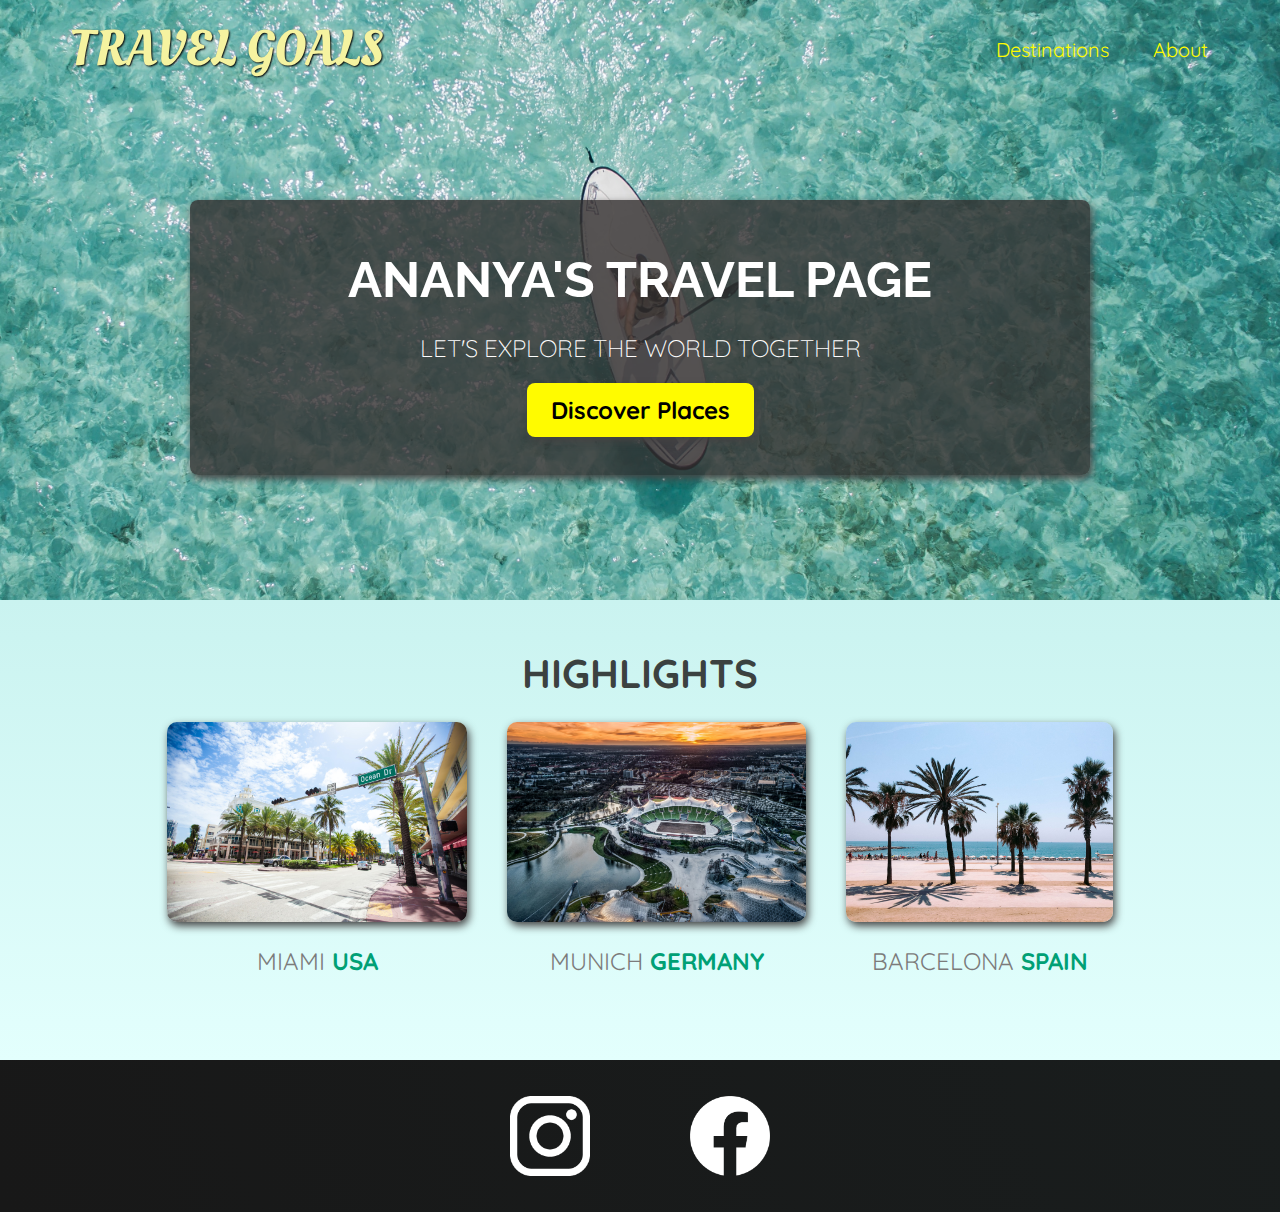
<file: index.html>
<!DOCTYPE html>
<html lang="en">
  <head>
    <meta charset="UTF-8" />
    <link rel="stylesheet" href="./shared.css" />
    <link rel="stylesheet" href="./styles.css" />
    <link
      href="https://fonts.googleapis.com/css2?family=Raleway:wght@700&family=Oleo+Script:wght@700&family=Quicksand:wght@300;500&display=swap"
      rel="stylesheet"
    />
    <title>MyTravelPage</title>
  </head>
  <body>
    <header>
      <div id="logo">
        <a href="./index.html">Travel Goals</a>
      </div>
      <nav>
        <ul>
          <li><a href="./places.html">Destinations</a></li>
          <li><a href="">About</a></li>
        </ul>
      </nav>
    </header>
    <main>
      <section id="hero">
        <div id="hero-content">
          <h1>Ananya's Travel Page</h1>
          <p>Let's explore the world together</p>
          <a href="./places.html">Discover Places</a>
        </div>
      </section>
      <section id="highlights">
        <h2>Highlights</h2>
        <ul id="destinations">
          <li class="destination">
            <img src="./images/places/miami.jpg" alt="Miami" />
            <p>Miami <strong>USA</strong></p>
          </li>
          <li class="destination">
            <img src="./images//places/munich.jpg" alt="Munich" />
            <p>Munich <strong>Germany</strong></p>
          </li>
          <li class="destination">
            <img src="./images//places/barcelona.jpg" alt="Barcelona" />
            <p>Barcelona <strong>Spain</strong></p>
          </li>
        </ul>
      </section>
    </main>

    <footer>
      <ul>
        <li>
          <a href="">
            <img src="./images/icons/insta.png" alt="insta" />
          </a>
        </li>
        <li>
          <a href="">
            <img src="./images//icons/facebook.png" alt="facebook"
          /></a>
        </li>
      </ul>
    </footer>
  </body>
</html>
</file>
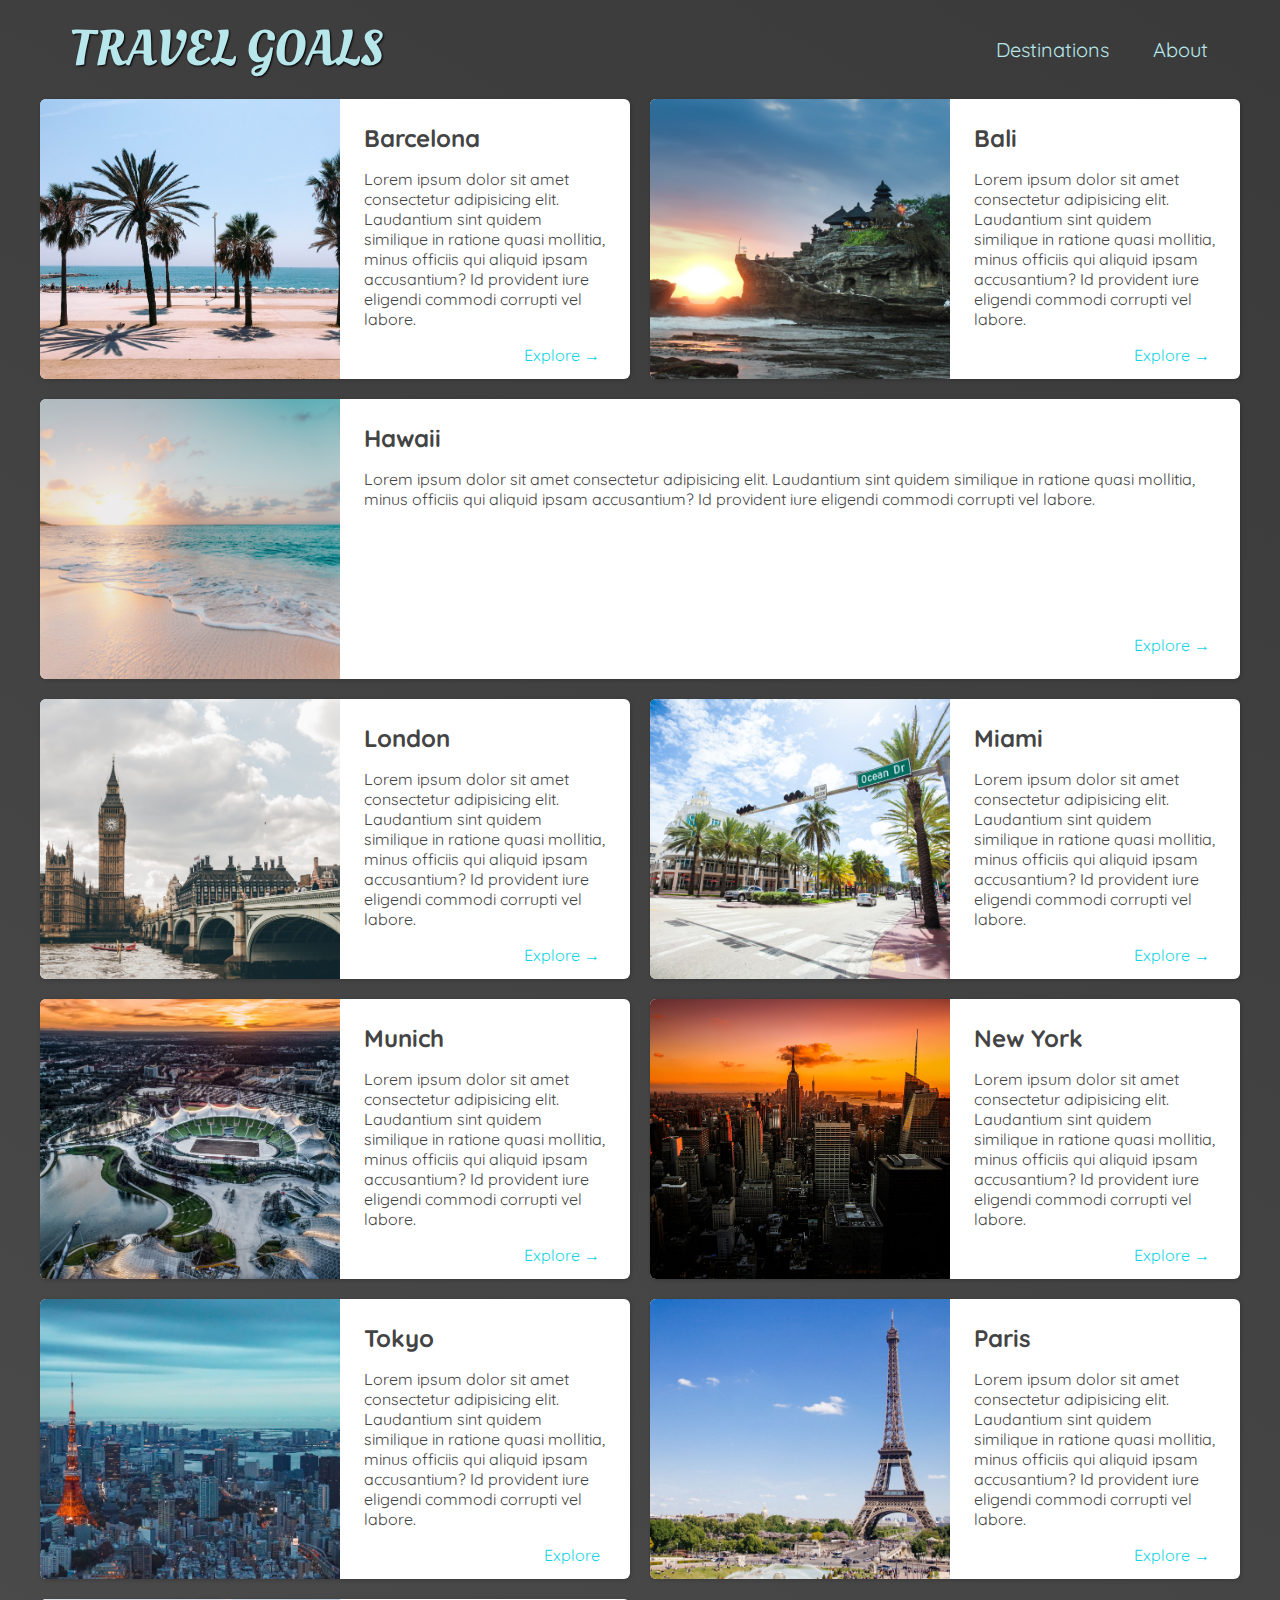
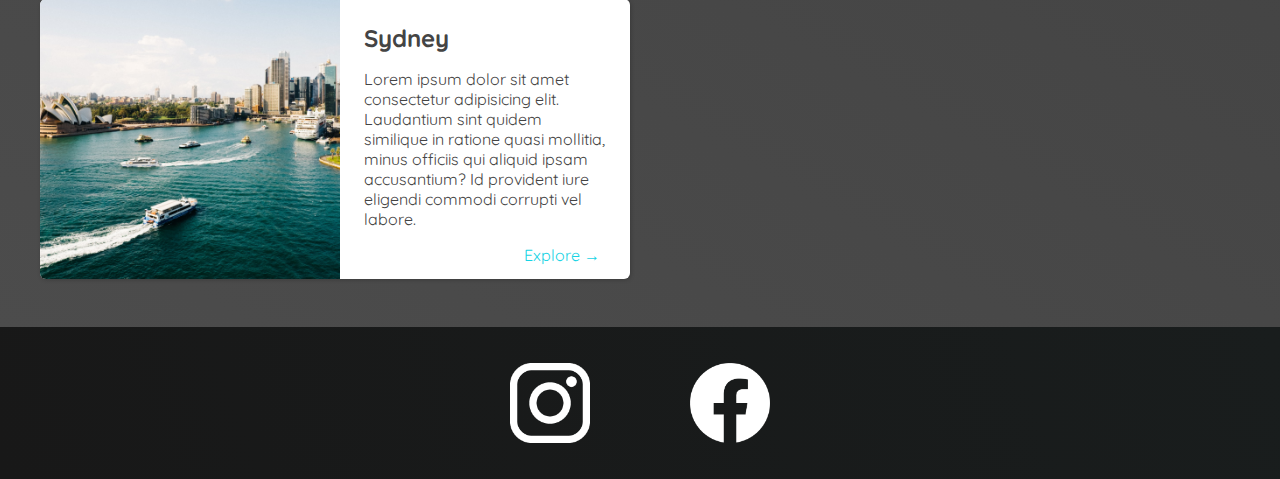
<file: places.html>
<!DOCTYPE html>
<html lang="en">
  <head>
    <meta charset="UTF-8" />
    <link rel="stylesheet" href="./shared.css" />
    <link rel="stylesheet" href="./places.css" />
    <link
      href="https://fonts.googleapis.com/css2?family=Raleway:wght@700&family=Oleo+Script:wght@700&family=Quicksand:wght@300;500&display=swap"
      rel="stylesheet"
    />
    <title>MyTravelPage</title>
  </head>
  <body>
    <header>
      <div id="logo">
        <a href="./index.html">Travel Goals</a>
      </div>
      <nav>
        <ul>
          <li><a href="./places.html">Destinations</a></li>
          <li><a href="">About</a></li>
        </ul>
      </nav>
    </header>
    <main>
        <ul>
            <li>
                
                    <img src="./images/places/barcelona.jpg" alt="barcelona">
                
                <div class="item-content">
                    <div>
                        <h2>Barcelona</h2>
                        <p>
                            Lorem ipsum dolor sit amet consectetur adipisicing elit. Laudantium sint quidem similique in 
                            ratione quasi mollitia,
                             minus officiis qui aliquid ipsam accusantium? Id provident iure eligendi commodi corrupti vel labore.
                        </p>
                    </div>
                   
                    <div class="actions">
                        <a href="https://en.wikipedia.org/wiki/Barcelona">Explore &#x2192</a>
                  </div>
                </div>
               
            </li>

            <li>
                <img src="./images/places/bali.jpg" alt="barcelona">
                <div class="item-content">
                    <div>
                        <h2>Bali</h2>
                        <p>
                            Lorem ipsum dolor sit amet consectetur adipisicing elit. Laudantium sint quidem similique in 
                            ratione quasi mollitia,
                             minus officiis qui aliquid ipsam accusantium? Id provident iure eligendi commodi corrupti vel labore.
                        </p>
                    </div>
                   
                    <div class="actions">
                        <a href="https://en.wikipedia.org/wiki/Barcelona">Explore &#x2192</a>
                  </div>
                </div>
               
            </li>

            <li>
                <img src="./images/places/hawaii.jpg" alt="hawaii">
                <div class="item-content">
                    <div>
                        <h2>Hawaii</h2>
                        <p>
                            Lorem ipsum dolor sit amet consectetur adipisicing elit. Laudantium sint quidem similique in 
                            ratione quasi mollitia,
                             minus officiis qui aliquid ipsam accusantium? Id provident iure eligendi commodi corrupti vel labore.
                        </p>
                    </div>
                   
                    <div class="actions">
                        <a href="https://en.wikipedia.org/wiki/Barcelona">Explore &#x2192</a>
                  </div>
                </div>
               
            </li>

            <li>
                <img src="./images/places/london.jpg" alt="London">
                <div class="item-content">
                    <div>
                        <h2>London</h2>
                        <p>
                            Lorem ipsum dolor sit amet consectetur adipisicing elit. Laudantium sint quidem similique in 
                            ratione quasi mollitia,
                             minus officiis qui aliquid ipsam accusantium? Id provident iure eligendi commodi corrupti vel labore.
                        </p>
                    </div>
                   
                    <div class="actions">
                        <a href="https://en.wikipedia.org/wiki/Barcelona">Explore &#x2192</a>
                  </div>
                </div>
               
            </li>

            <li>
                <img src="./images/places/miami.jpg" alt="miami">
                <div class="item-content">
                    <div>
                        <h2>Miami</h2>
                        <p>
                            Lorem ipsum dolor sit amet consectetur adipisicing elit. Laudantium sint quidem similique in 
                            ratione quasi mollitia,
                             minus officiis qui aliquid ipsam accusantium? Id provident iure eligendi commodi corrupti vel labore.
                        </p>
                    </div>
                   
                    <div class="actions">
                        <a href="https://en.wikipedia.org/wiki/Barcelona">Explore &#x2192</a>
                  </div>
                </div>
               
            </li>

            <li>
                <img src="./images/places/munich.jpg" alt="barcelona">
                <div class="item-content">
                    <div>
                        <h2>Munich</h2>
                        <p>
                            Lorem ipsum dolor sit amet consectetur adipisicing elit. Laudantium sint quidem similique in 
                            ratione quasi mollitia,
                             minus officiis qui aliquid ipsam accusantium? Id provident iure eligendi commodi corrupti vel labore.
                        </p>
                    </div>
                   
                    <div class="actions">
                        <a href="https://en.wikipedia.org/wiki/Barcelona">Explore &#x2192</a>
                  </div>
                </div>
               
            </li>

            <li>
                <img src="./images/places/new-york-city.jpg" alt="barcelona">
                <div class="item-content">
                    <div>
                        <h2>New York</h2>
                        <p>
                            Lorem ipsum dolor sit amet consectetur adipisicing elit. Laudantium sint quidem similique in 
                            ratione quasi mollitia,
                             minus officiis qui aliquid ipsam accusantium? Id provident iure eligendi commodi corrupti vel labore.
                        </p>
                    </div>
                   
                    <div class="actions">
                        <a href="https://en.wikipedia.org/wiki/Barcelona">Explore &#x2192</a>
                  </div>
                </div>
               
            </li>

            <li>
                <img src="./images/places/tokyo.jpg" alt="barcelona">
                <div class="item-content">
                    <div>
                        <h2>Tokyo</h2>
                        <p>
                            Lorem ipsum dolor sit amet consectetur adipisicing elit. Laudantium sint quidem similique in 
                            ratione quasi mollitia,
                             minus officiis qui aliquid ipsam accusantium? Id provident iure eligendi commodi corrupti vel labore.
                        </p>
                    </div>
                   
                    <div class="actions">
                        <a href="https://en.wikipedia.org/wiki/Barcelona">Explore</a>
                  </div>
                </div>
               
            </li>

            <li>
                <img src="./images/places/paris.jpg" alt="barcelona">
                <div class="item-content">
                    <div>
                        <h2>Paris</h2>
                        <p>
                            Lorem ipsum dolor sit amet consectetur adipisicing elit. Laudantium sint quidem similique in 
                            ratione quasi mollitia,
                             minus officiis qui aliquid ipsam accusantium? Id provident iure eligendi commodi corrupti vel labore.
                        </p>
                    </div>
                   
                    <div class="actions">
                        <a href="https://en.wikipedia.org/wiki/Barcelona">Explore &#x2192</a>
                  </div>
                </div>
               
            </li>

            <li>
                <img src="./images/places/sydney.jpg" alt="barcelona">
                <div class="item-content">
                    <div>
                        <h2>Sydney</h2>
                        <p>
                            Lorem ipsum dolor sit amet consectetur adipisicing elit. Laudantium sint quidem similique in 
                            ratione quasi mollitia,
                             minus officiis qui aliquid ipsam accusantium? Id provident iure eligendi commodi corrupti vel labore.
                        </p>
                    </div>
                   
                    <div class="actions">
                        <a href="https://en.wikipedia.org/wiki/Barcelona">Explore &#x2192</a>
                  </div>
                </div>
               
            </li>
        </ul>


    </main>
    <footer>
        <ul>
           <li>
             <a href="">
                <img src="./images/icons/insta.png" alt="insta" />
              </a>
           </li>
           <li>
            <a href="">
                <img src="./images//icons/facebook.png" alt="facebook"/></a>
           </li>
        </ul>
      </footer>
</html>
</file>
<file: shared.css>
body {
    font-family: "Quicksand",sans-serif;
    margin: 0;
}

ul {
    margin: 0;
    padding: 0;
    list-style: none;
}

header{
    display: flex;
    justify-content: space-between;
    align-items: center;
    padding: 15px 60px;
    position: absolute;
    width: 100%;
    box-sizing: border-box;
    top: 0;
    left: 0;

}

#logo a{
    padding: 10px;
    font-family: "Oleo Script",sans-serif;
    color: rgba(245,243,160);
    font-size: 50px;
    text-decoration: none;
    text-transform: uppercase;
    text-shadow: 1px 1px 2px rgba(0,0,0);
}


header ul {
    display: flex;
}

header li {
    margin-left: 20px;
}

header a {
    color: rgba(255,251,0);
    text-decoration: none;
    font-size: 20px;
    padding: 12px;
    text-shadow: 1px,1px,2px rgba(0,0,0,0.2);
    border-radius: 6px;
}

header nav a:hover {
    color: rgba(77,77,77);
    background-color: rgba(255,251,0);
}

footer {
    background: linear-gradient(70deg, rgb(24,24,24), rgb(25,29,29));
    padding: 36px;
}

footer ul {
    display: flex;
    justify-content: center;
    

}
footer li{
   width: 80px;
   height: 80px;
   margin: 0 50px;

}


footer img {
    width: 100%;
    height: 100%;
}
</file>
<file: styles.css>
#hero {
    height: 600px;
    background-image: url('/images/places/ocean.jpg');
    background-position: center;
    background-size: cover;
}

#hero-content {
    width: 900px;
    background-color: rgba(51, 47, 47, 0.8);
    box-shadow: 2px 4px 8px rgba(68,67,67);
    border-radius: 8px;
    text-align: center;
    padding: 50px 0;
    margin: 0 auto;
    position: relative;
    top: 200px;
}

#hero-content h1{
    color: white;
    text-transform: uppercase;
    font-size: 50px;
    font-family: "Raleway",sans-serif;
    margin: 0;
}

#hero-content p {
    color: white;
    text-transform: uppercase;
    font-size: 24px;
    font-weight: 300;
    margin-bottom: 32px;
}

#hero-content a {
    text-decoration: none;
    background-color: rgba(255,251,0);
    padding: 12px 24px;
    color: black;
    font-size: 24px;
    font-weight: bold;
    border-radius: 8px;
    box-shadow: 2px 4px 8px rgba(68,67,67);
}

#hero-content a:hover {
    background-color: rgba(255,238,0);
}
#highlights {
    padding: 24px;
    background: linear-gradient(0deg, rgba(227, 255, 253), rgb(202, 243, 240));
}

#highlights h2 {
    text-transform: uppercase;
    text-align: center;
    font-size: 40px;
    color: rgba(59,65,64);
    margin: 24px 0;
}

#destinations {
    display: flex;
    width: 90%;
    margin: auto;
    margin-bottom: 40px;
    justify-content: center;
    

}

.destination {
    margin: 0 20px;
    text-transform: uppercase;
}

.destination p {
    text-align: center;
    font-size: 24px;
    color: rgba(124,123,123);
    margin: 20px 0;
}
.destination img {
    height: 200px;
    width: 100%;
    box-shadow: 2px 4px 8px rgba(68,67,67);
    border-radius: 10px;
    object-fit: cover;
}

.destination strong {
    color: rgba(0,160,117);
}
</file>
<file: places.css>
body {
    background: linear-gradient(30deg, rgb(77,77,77), rgb(58,58,58));
    color: rgb(68,68,68);
}

#logo a {
  color: rgb(183, 230, 235);
}

header {
    position: static;
}

header a {

    color: rgb(183, 230, 235);
 
}

header nav a:hover {
    background-color: rgb(183, 230, 235);
    columns: rgb(59,59,59);
}
main ul {
    width: 1200px;
    height: 1780px;
    margin: 0 auto 48px auto;
    display: grid;
    grid-template-columns: 1fr 1fr;
    gap: 20px 20px;
}

main li {
    display: flex;
    background-color: white;
    box-shadow: 1px 1px 4px rgba(0,0,0,0.2);
    border-radius: 6px;
    overflow: hidden;
}

main li img {
    width: 300px;
    height: 280px;
    object-fit: cover;
    
}

.item-content {
    padding: 24px;
    display: flex;
    flex-direction: column;
    justify-content: space-between;
}

.item-content h2 {
    margin: 0;
}
.actions {
  text-align: right;
}

.actions a {
    text-decoration: none;
    padding: 6px;
    color: rgb(22,211,228);
    border-radius: 5px;
}

.actions a:hover {
    background-color: rgb(235,253,255);
    
}

main li:nth-of-type(3){
   grid-column: 1/ span 2;
}
</file>
